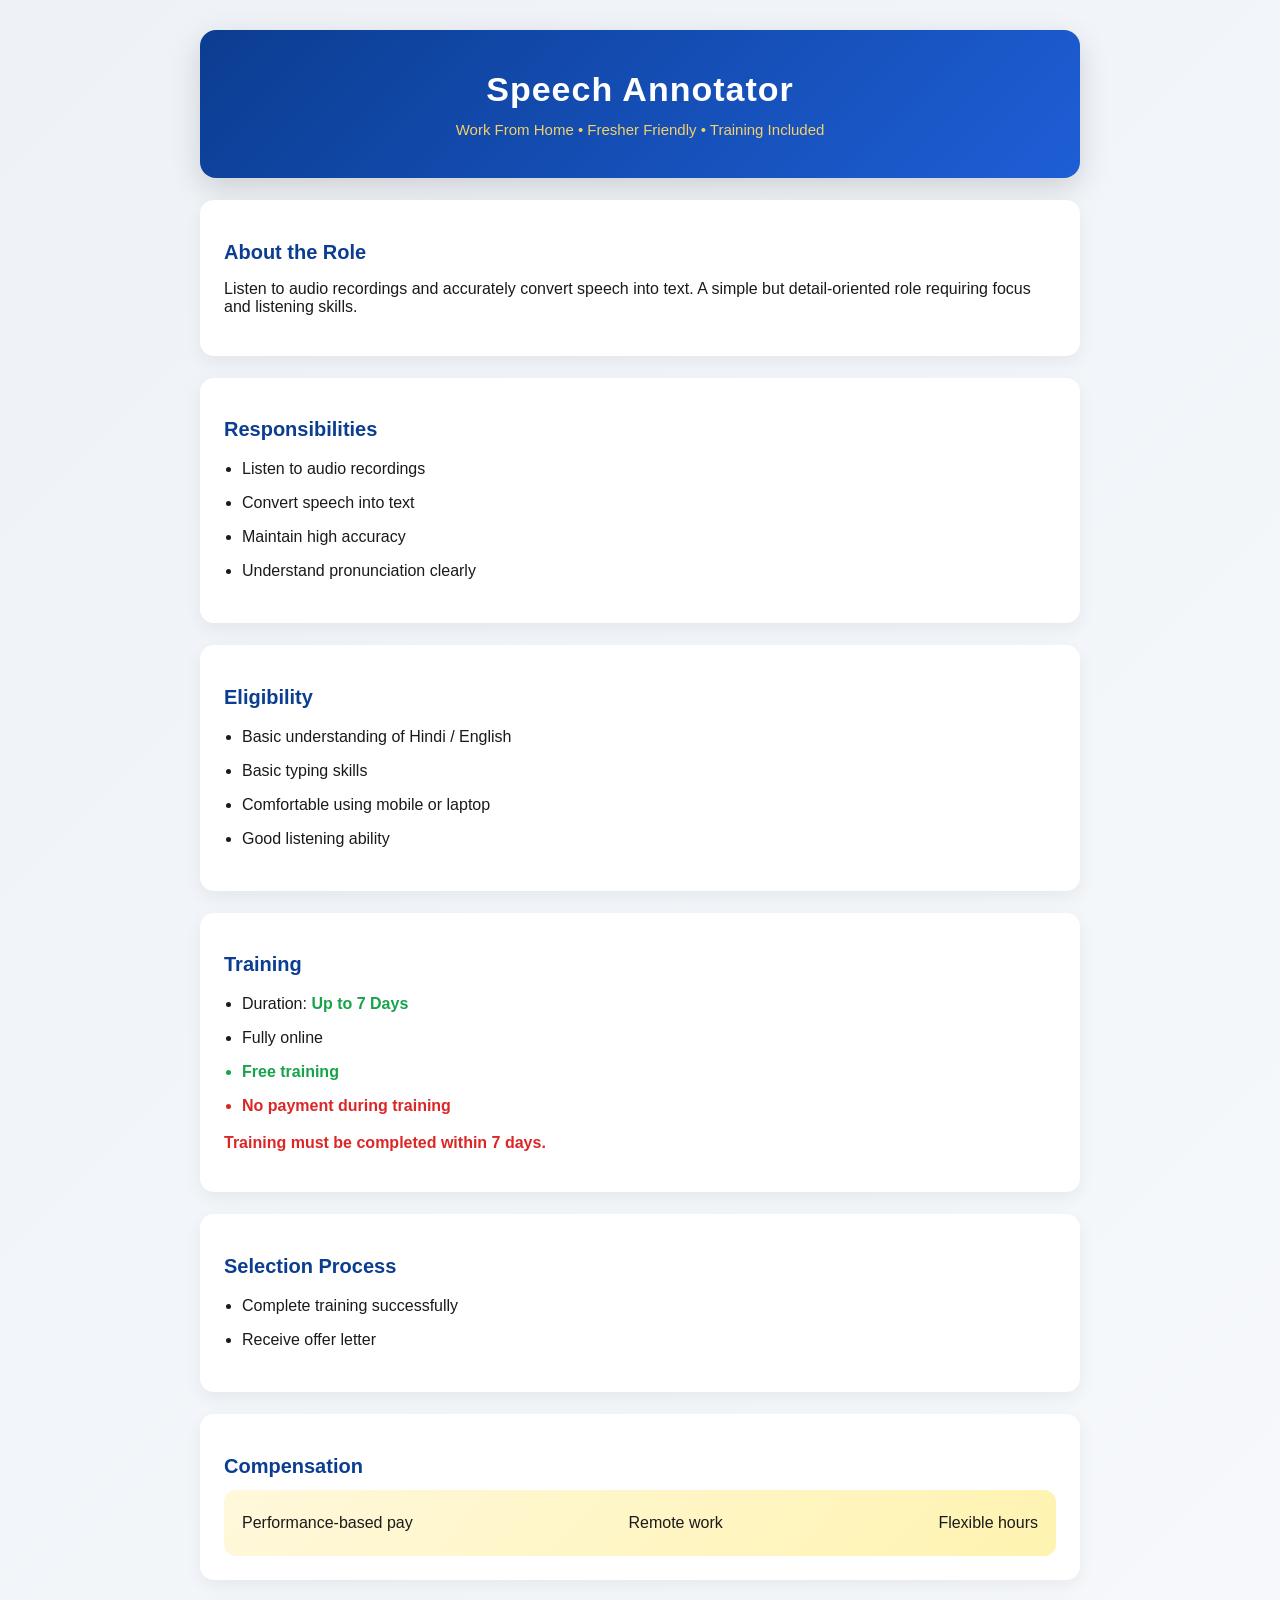
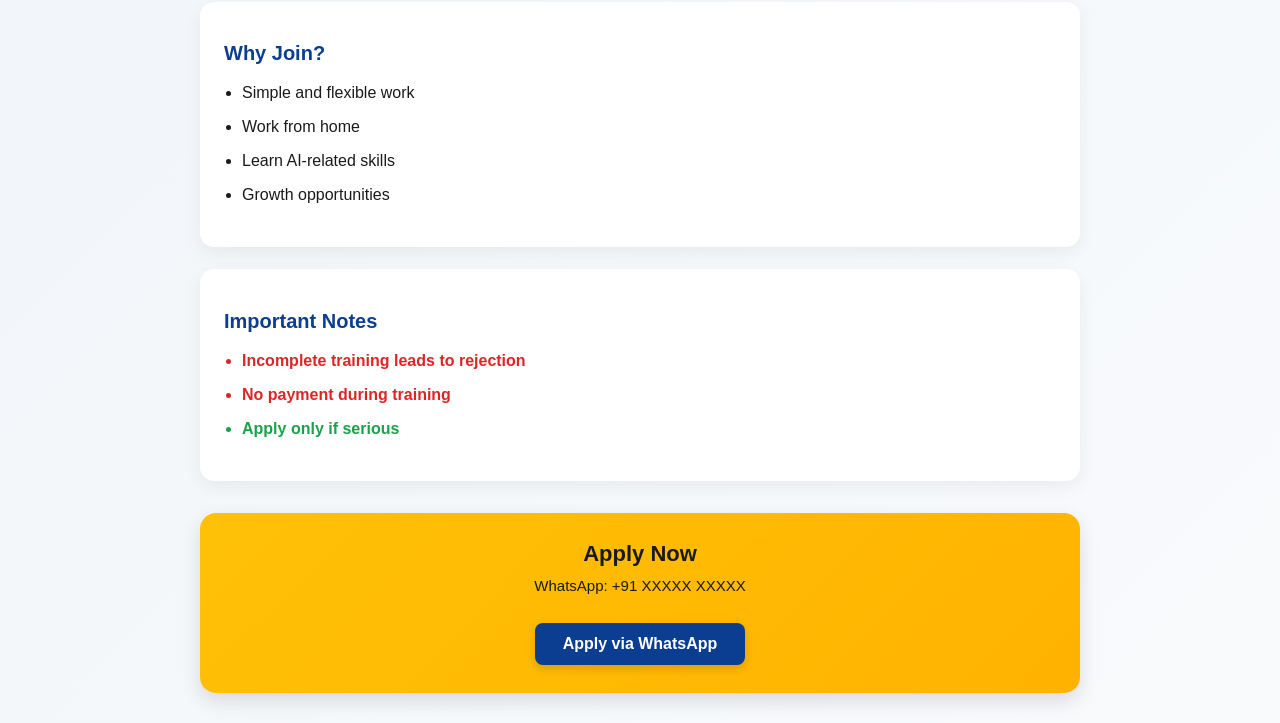
<file: templates/job_portal.html>
<!DOCTYPE html>
<html lang="en">
<head>
<meta charset="UTF-8">
<meta name="viewport" content="width=device-width, initial-scale=1.0">
<title>Speech Annotator Job</title>

<style>
    * {
        box-sizing: border-box;
    }

    body {
        margin: 0;
        font-family: 'Inter', -apple-system, BlinkMacSystemFont, sans-serif;
        background: linear-gradient(135deg, #eef2f7, #f8fafc);
        color: #1a1a1a;
    }

    .container {
        max-width: 920px;
        margin: auto;
        padding: 30px 20px;
    }

    .header {
        background: linear-gradient(135deg, #0B3D91, #1e5ed6);
        color: white;
        padding: 40px 25px;
        border-radius: 16px;
        text-align: center;
        box-shadow: 0 10px 30px rgba(0,0,0,0.15);
    }

    .header h1 {
        margin: 0;
        font-size: 34px;
        letter-spacing: 1px;
    }

    .tagline {
        margin-top: 12px;
        font-size: 15px;
        color: #ffd966;
        opacity: 0.95;
    }

    .card {
        background: white;
        margin-top: 22px;
        padding: 24px;
        border-radius: 14px;
        box-shadow: 0 6px 18px rgba(0,0,0,0.06);
        transition: transform 0.2s ease, box-shadow 0.2s ease;
    }

    .card:hover {
        transform: translateY(-4px);
        box-shadow: 0 10px 24px rgba(0,0,0,0.1);
    }

    .card h2 {
        color: #0B3D91;
        margin-bottom: 12px;
        font-size: 20px;
    }

    ul {
        padding-left: 18px;
    }

    li {
        margin-bottom: 10px;
        line-height: 1.5;
    }

    .highlight {
        color: #16a34a;
        font-weight: 600;
    }

    .warning {
        color: #dc2626;
        font-weight: 600;
    }

    .salary-box {
        display: flex;
        justify-content: space-between;
        flex-wrap: wrap;
        background: linear-gradient(135deg, #fff8db, #fff3b0);
        padding: 18px;
        border-radius: 12px;
        margin-top: 12px;
        font-weight: 500;
    }

    .salary-box div {
        margin: 6px 0;
    }

    .cta {
        background: linear-gradient(135deg, #ffc107, #ffb300);
        text-align: center;
        padding: 28px;
        margin-top: 32px;
        border-radius: 16px;
        box-shadow: 0 8px 20px rgba(0,0,0,0.12);
    }

    .cta h2 {
        margin: 0;
        color: #1a1a1a;
        font-size: 22px;
    }

    .cta p {
        margin-top: 10px;
        font-size: 15px;
    }

    .btn {
        display: inline-block;
        margin-top: 14px;
        padding: 12px 28px;
        background: #0B3D91;
        color: white;
        text-decoration: none;
        border-radius: 8px;
        font-weight: 600;
        transition: all 0.2s ease;
        box-shadow: 0 4px 10px rgba(0,0,0,0.15);
    }

    .btn:hover {
        background: #082c6c;
        transform: translateY(-1px);
    }

    @media (max-width: 600px) {
        .header h1 {
            font-size: 26px;
        }

        .card {
            padding: 18px;
        }

        .salary-box {
            flex-direction: column;
        }
    }
</style>
</head>

<body>

<div class="container">

    <div class="header">
        <h1>Speech Annotator</h1>
        <div class="tagline">Work From Home • Fresher Friendly • Training Included</div>
    </div>

    <div class="card">
        <h2>About the Role</h2>
        <p>Listen to audio recordings and accurately convert speech into text. A simple but detail-oriented role requiring focus and listening skills.</p>
    </div>

    <div class="card">
        <h2>Responsibilities</h2>
        <ul>
            <li>Listen to audio recordings</li>
            <li>Convert speech into text</li>
            <li>Maintain high accuracy</li>
            <li>Understand pronunciation clearly</li>
        </ul>
    </div>

    <div class="card">
        <h2>Eligibility</h2>
        <ul>
            <li>Basic understanding of Hindi / English</li>
            <li>Basic typing skills</li>
            <li>Comfortable using mobile or laptop</li>
            <li>Good listening ability</li>
        </ul>
    </div>

    <div class="card">
        <h2>Training</h2>
        <ul>
            <li>Duration: <span class="highlight">Up to 7 Days</span></li>
            <li>Fully online</li>
            <li class="highlight">Free training</li>
            <li class="warning">No payment during training</li>
        </ul>
        <p class="warning">Training must be completed within 7 days.</p>
    </div>

    <div class="card">
        <h2>Selection Process</h2>
        <ul>
            <li>Complete training successfully</li>
            <li>Receive offer letter</li>
        </ul>
    </div>

    <div class="card">
        <h2>Compensation</h2>
        <div class="salary-box">
            <div>Performance-based pay</div>
            <div>Remote work</div>
            <div>Flexible hours</div>
        </div>
    </div>

    <div class="card">
        <h2>Why Join?</h2>
        <ul>
            <li>Simple and flexible work</li>
            <li>Work from home</li>
            <li>Learn AI-related skills</li>
            <li>Growth opportunities</li>
        </ul>
    </div>

    <div class="card">
        <h2>Important Notes</h2>
        <ul>
            <li class="warning">Incomplete training leads to rejection</li>
            <li class="warning">No payment during training</li>
            <li class="highlight">Apply only if serious</li>
        </ul>
    </div>

    <div class="cta">
        <h2>Apply Now</h2>
        <p>WhatsApp: +91 XXXXX XXXXX</p>
        <a href="https://web.whatsapp.com/" target="_blank" class="btn">Apply via WhatsApp</a>
    </div>

</div>

</body>
</html>
</file>
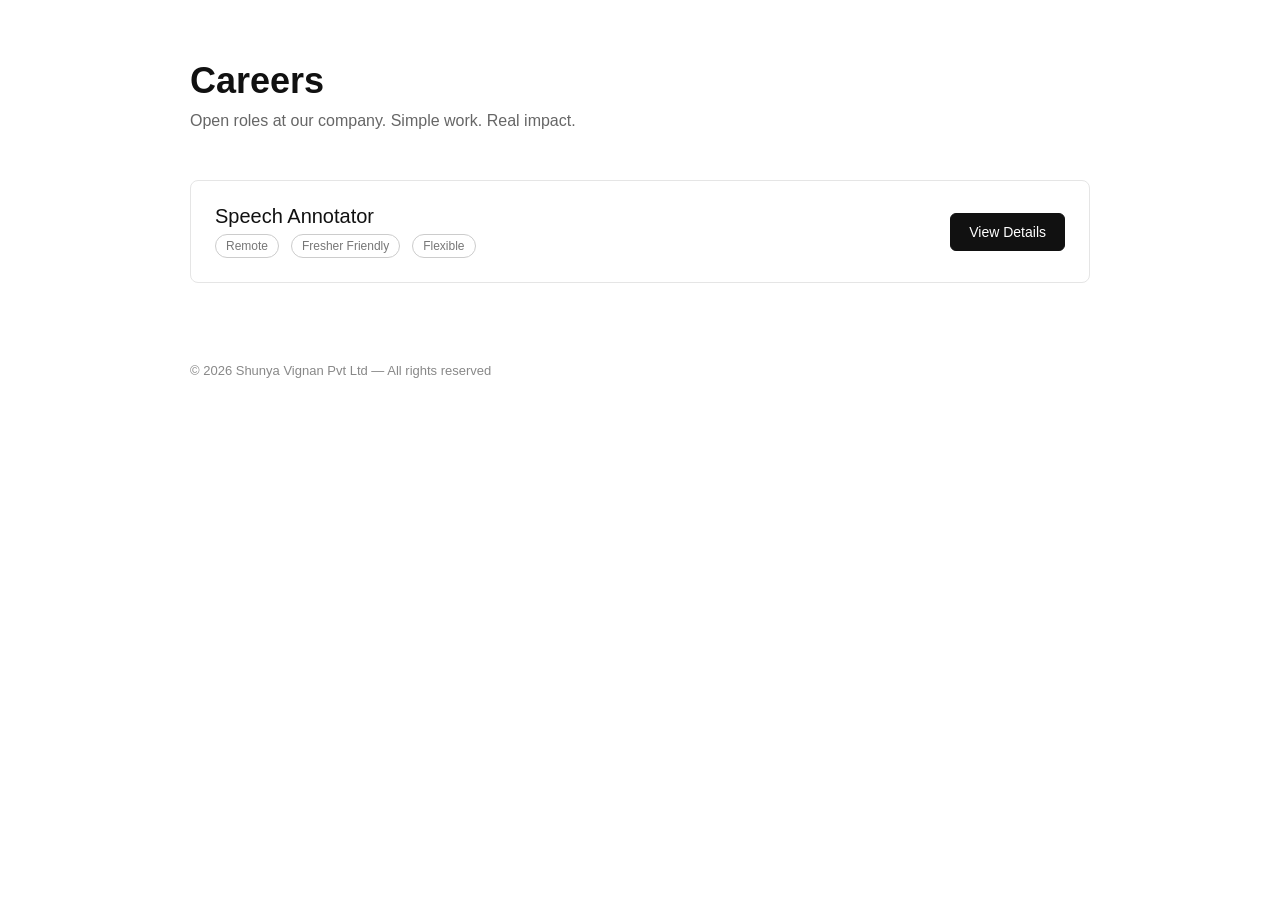
<file: templates/jobs.html>
<!DOCTYPE html>
<html lang="en">
<head>
<meta charset="UTF-8">
<meta name="viewport" content="width=device-width, initial-scale=1.0">

<title>Careers</title>

<link rel="icon" href="{{ url_for('static', filename='favicon.ico') }}">

<style>
    body {
        margin: 0;
        font-family: -apple-system, BlinkMacSystemFont, "Segoe UI", Roboto, sans-serif;
        background: #ffffff;
        color: #111;
    }

    .container {
        max-width: 900px;
        margin: 0 auto;
        padding: 60px 20px;
    }

    .header {
        margin-bottom: 50px;
    }

    .header h1 {
        font-size: 36px;
        font-weight: 600;
        margin: 0;
    }

    .header p {
        margin-top: 10px;
        color: #666;
        font-size: 16px;
    }

    .job-list {
        display: grid;
        gap: 20px;
    }

    .job-card {
        border: 1px solid #e5e5e5;
        padding: 24px;
        border-radius: 8px;
        transition: all 0.2s ease;
        display: flex;
        justify-content: space-between;
        align-items: center;
    }

    .job-card:hover {
        border-color: #111;
        transform: translateY(-2px);
    }

    .job-info h2 {
        margin: 0;
        font-size: 20px;
        font-weight: 500;
    }

    .job-meta {
        margin-top: 6px;
        font-size: 14px;
        color: #777;
    }

    .badge {
        display: inline-block;
        padding: 4px 10px;
        border: 1px solid #ccc;
        border-radius: 20px;
        font-size: 12px;
        margin-right: 8px;
    }

    .btn {
        padding: 10px 18px;
        border: 1px solid #111;
        background: #111;
        color: #fff;
        text-decoration: none;
        font-size: 14px;
        border-radius: 6px;
        transition: all 0.2s ease;
    }

    .btn:hover {
        background: #fff;
        color: #111;
    }

    .footer {
        margin-top: 80px;
        font-size: 13px;
        color: #888;
    }

    @media (max-width: 600px) {
        .job-card {
            flex-direction: column;
            align-items: flex-start;
            gap: 15px;
        }

        .header h1 {
            font-size: 28px;
        }
    }
</style>
</head>

<body>

<div class="container">

    <!-- HEADER -->
    <div class="header">
        <h1>Careers</h1>
        <p>Open roles at our company. Simple work. Real impact.</p>
    </div>

    <!-- JOB LIST -->
    <div class="job-list">

        <!-- JOB CARD -->
        <div class="job-card">
            <div class="job-info">
                <h2>Speech Annotator</h2>
                <div class="job-meta">
                    <span class="badge">Remote</span>
                    <span class="badge">Fresher Friendly</span>
                    <span class="badge">Flexible</span>
                </div>
            </div>

            <a href="/career/jobs/annotator" class="btn">
                View Details
            </a>
        </div>

    </div>

    <!-- FOOTER -->
    <div class="footer">
        © 2026 Shunya Vignan Pvt Ltd — All rights reserved
    </div>

</div>

</body>
</html>
</file>
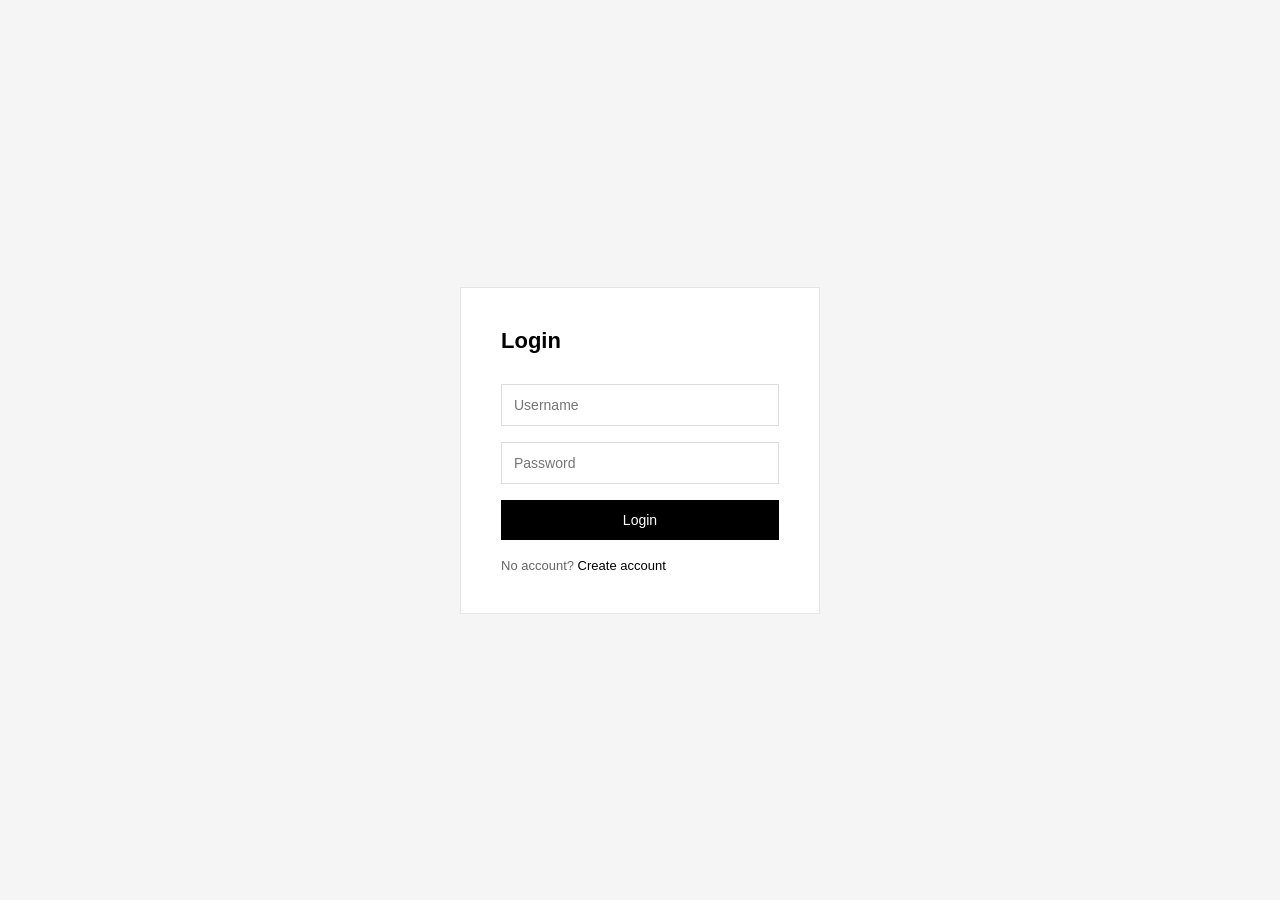
<file: templates/login.html>
<!DOCTYPE html>
<html>
<head>
<meta charset="UTF-8">
<title>Login</title>

<style>

*{
box-sizing:border-box;
margin:0;
padding:0;
font-family:-apple-system,BlinkMacSystemFont,"Segoe UI",Roboto,Helvetica,Arial,sans-serif;
}

body{
background:#f5f5f5;
height:100vh;
display:flex;
align-items:center;
justify-content:center;
}

.container{
width:360px;
background:white;
padding:40px;
border:1px solid #e5e5e5;
}

h2{
font-size:22px;
font-weight:600;
margin-bottom:30px;
}

input{
width:100%;
padding:12px;
margin-bottom:16px;
border:1px solid #ddd;
font-size:14px;
}

input:focus{
outline:none;
border-color:#000;
}

button{
width:100%;
padding:12px;
background:#000;
color:white;
border:none;
font-size:14px;
cursor:pointer;
}

button:hover{
opacity:0.9;
}

p{
margin-top:18px;
font-size:13px;
color:#666;
}

a{
color:#000;
text-decoration:none;
font-weight:500;
}

a:hover{
text-decoration:underline;
}

</style>
</head>

<body>

<div class="container">

<h2>Login</h2>

<input id="user" placeholder="Username">
<input id="pass" type="password" placeholder="Password">

<button onclick="login()">Login</button>

<p>
No account?
<a href="/register">Create account</a>
</p>

</div>

<script>

async function login(){

let username=document.getElementById("user").value
let password=document.getElementById("pass").value

let r=await fetch("/api/login",{
method:"POST",
headers:{"Content-Type":"application/json"},
body:JSON.stringify({username,password})
})

let data=await r.json()

if(data.success){
location="/"
}else{
alert("login failed")
}

}

</script>

</body>
</html>
</file>
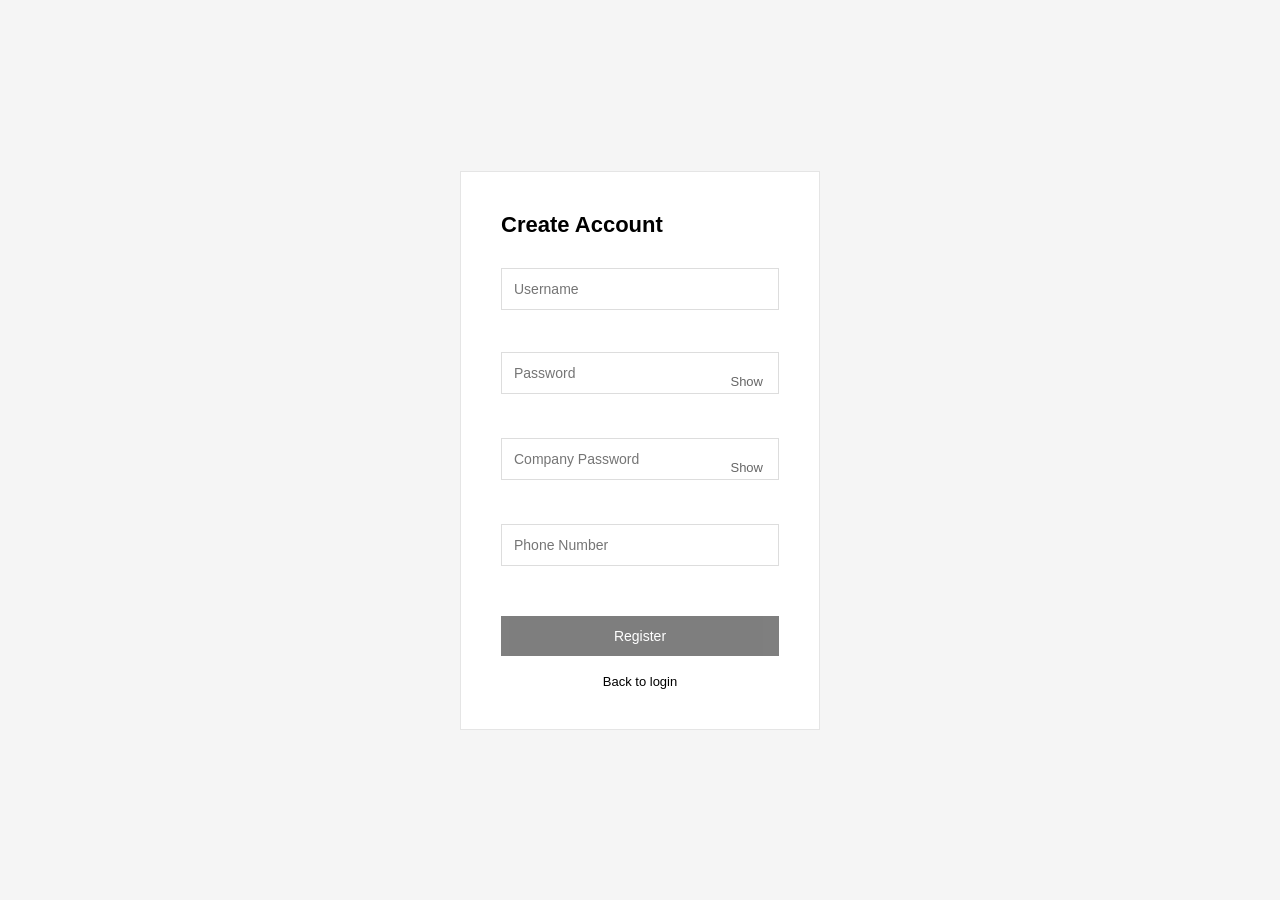
<file: templates/register.html>
<!DOCTYPE html>
<html>
<head>
<meta charset="UTF-8">
<title>Register</title>

<style>

*{
box-sizing:border-box;
margin:0;
padding:0;
font-family:-apple-system,BlinkMacSystemFont,"Segoe UI",Roboto,Helvetica,Arial,sans-serif;
}

body{
background:#f5f5f5;
height:100vh;
display:flex;
align-items:center;
justify-content:center;
}

.container{
width:360px;
background:white;
padding:40px;
border:1px solid #e5e5e5;
}

h2{
font-size:22px;
font-weight:600;
margin-bottom:30px;
}

.input-group {
    margin-bottom: 4px;
    position: relative;
}

.input-wrapper {
    position: relative;
    margin-bottom: 4px;
}

input{
width:100%;
padding:12px;
border:1px solid #ddd;
font-size:14px;
}

.password-input {
    padding-right: 95px;
}

.show-btn {
    position: absolute;
    right: 8px;
    top: 50%;
    transform: translateY(-50%);
    background: none;
    border: none;
    color: #666;
    font-size: 13px;
    cursor: pointer;
    padding: 4px 8px;
    width: auto;
    font-weight: normal;
}

.show-btn:hover {
    color: #000;
    background: none;
    opacity: 1;
}

input:focus{
outline:none;
border-color:#000;
}

button{
width:100%;
padding:12px;
background:#000;
color:white;
border:none;
font-size:14px;
cursor:pointer;
margin-top: 8px;
}

button:hover{
opacity:0.9;
}

p{
margin-top:18px;
font-size:13px;
color:#666;
text-align: center;
}

a{
color:#000;
text-decoration:none;
font-weight:500;
}

a:hover{
text-decoration:underline;
}

button:disabled{
opacity:0.5;
cursor:not-allowed;
}

.validation-message {
    font-size: 11px;
    margin-top: 2px;
    margin-bottom: 12px;
    padding-left: 4px;
    min-height: 28px;
    line-height: 1.3;
}

</style>
</head>

<body>

<div class="container">

<h2>Create Account</h2>

<div class="input-group">
    <input id="user" placeholder="Username" oninput="checkForm()">
    <div id="usernameMsg" class="validation-message"></div>
</div>

<div class="input-group">
    <div class="input-wrapper">
        <input id="pass" type="password" placeholder="Password" class="password-input" oninput="checkForm()">
        <button type="button" class="show-btn" onclick="togglePassword('pass', this)">Show</button>
    </div>
    <div id="passMsg" class="validation-message"></div>
</div>

<div class="input-group">
    <div class="input-wrapper">
        <input id="company_pass" type="password" placeholder="Company Password" class="password-input" oninput="checkForm()">
        <button type="button" class="show-btn" onclick="togglePassword('company_pass', this)">Show</button>
    </div>
    <div id="companyPassMsg" class="validation-message"></div>
</div>

<div class="input-group">
    <input id="phone" placeholder="Phone Number" oninput="checkForm()" maxlength="10">
    <div id="phoneMsg" class="validation-message"></div>
</div>

<button id="registerBtn" onclick="register()" disabled>Register</button>

<p>
<a href="/login">Back to login</a>
</p>

</div>

<script>

function togglePassword(fieldId, btn) {
    let field = document.getElementById(fieldId);
    if (field.type === "password") {
        field.type = "text";
        btn.textContent = "Hide";
    } else {
        field.type = "password";
        btn.textContent = "Show";
    }
}

function checkForm(){
    let usernameRaw = document.getElementById("user").value
    let username = usernameRaw.trim()
    let phone = document.getElementById("phone").value.trim()
    let password = document.getElementById("pass").value.trim()
    let company_password = document.getElementById("company_pass").value.trim()

    let btn = document.getElementById("registerBtn")
    let phoneInput = document.getElementById("phone")
    let usernameInput = document.getElementById("user")
    
    let usernameMsg = document.getElementById("usernameMsg")
    let phoneMsg = document.getElementById("phoneMsg")
    let passMsg = document.getElementById("passMsg")
    let companyPassMsg = document.getElementById("companyPassMsg")

    // Clear password messages (optional, for consistency)
    if(passMsg) passMsg.innerHTML = ""
    if(companyPassMsg) companyPassMsg.innerHTML = ""

    // Phone validation: exactly 10 digits
    let phoneValid = /^[0-9]{10}$/.test(phone)
    
    // Username validation: only letters, numbers, underscore - NO SPACES allowed anywhere
    let usernameValid = /^[a-zA-Z0-9_]+$/.test(username)
    
    // Check if original input contains any spaces
    let hasSpaces = /\s/.test(usernameRaw)
    
    // Username validation message
    if(username === ""){
        usernameMsg.innerHTML = ""
        usernameMsg.style.color = "#d32f2f"
        usernameInput.style.borderColor = "#ddd"
    } else if(hasSpaces){
        usernameMsg.innerHTML = "Username cannot contain spaces anywhere"
        usernameMsg.style.color = "#d32f2f"
        usernameInput.style.borderColor = "red"
    } else if(!usernameValid){
        usernameMsg.innerHTML = "Username: only letters, numbers, and underscore allowed"
        usernameMsg.style.color = "#d32f2f"
        usernameInput.style.borderColor = "red"
    } else {
        usernameMsg.innerHTML = "Username looks good"
        usernameMsg.style.color = "#2e7d32"
        usernameInput.style.borderColor = "#4caf50"
    }
    
    // Phone validation message
    if(phone === ""){
        phoneMsg.innerHTML = ""
        phoneMsg.style.color = "#d32f2f"
        phoneInput.style.borderColor = "#ddd"
    } else if(!phoneValid){
        phoneMsg.innerHTML = "Phone number must be exactly 10 digits"
        phoneMsg.style.color = "#d32f2f"
        phoneInput.style.borderColor = "red"
    } else {
        phoneMsg.innerHTML = "Phone number valid"
        phoneMsg.style.color = "#2e7d32"
        phoneInput.style.borderColor = "#4caf50"
    }
    
    // Update the input field to show trimmed value (remove leading/trailing spaces)
    if(usernameRaw !== username){
        usernameInput.value = username
        // Re-run validation after trimming
        return checkForm()
    }
    
    // Final validation for button enable
    let finalUsernameValid = usernameValid && !hasSpaces && username !== ""
    
    // Enable/disable button: all fields valid and non-empty
    if(username && password && company_password && phoneValid && finalUsernameValid){
        btn.disabled = false
    } else {
        btn.disabled = true
    }
}

async function register(){

let username=document.getElementById("user").value
let phone=document.getElementById("phone").value
let password=document.getElementById("pass").value
let company_password=document.getElementById("company_pass").value

let r=await fetch("/api/register",{
method:"POST",
headers:{"Content-Type":"application/json"},
body:JSON.stringify({username,phone,password,company_password})
})

let data=await r.json()

if(data.message){
alert("Account created")
location="/login"
}else{
alert(data.error)
}

}

</script>

</body>
</html>
</file>
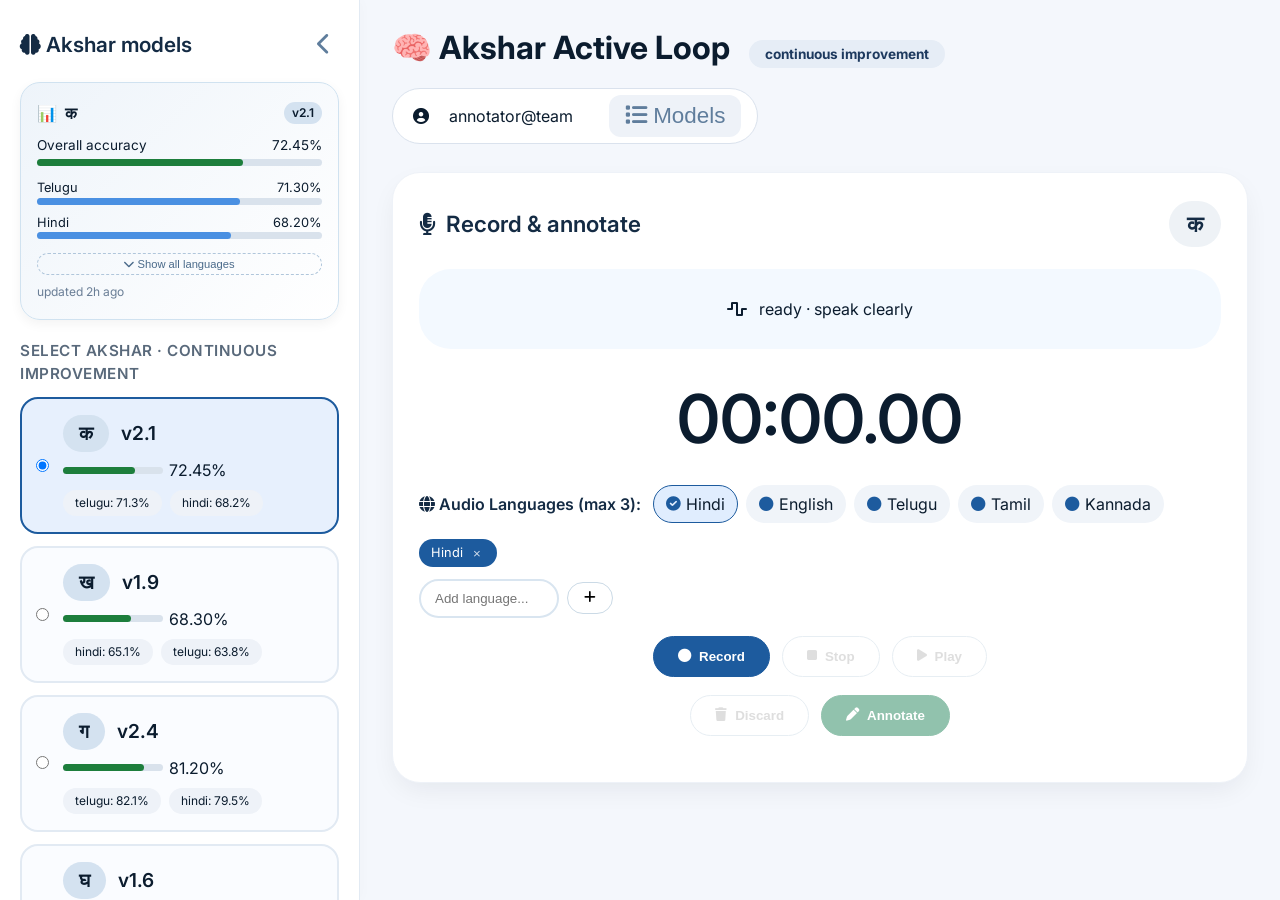
<file: templates/train_model.html>
<!DOCTYPE html>
<html lang="en">
<head>
  <meta charset="UTF-8">
  <meta name="viewport" content="width=device-width, initial-scale=1.0">
  <title>Akshar model · active learning loop</title>
  <!-- Font & icons -->
  <link rel="preconnect" href="https://fonts.googleapis.com">
  <link rel="preconnect" href="https://fonts.gstatic.com" crossorigin>
  <link href="https://fonts.googleapis.com/css2?family=Inter:opsz,wght@14..32,400;14..32,500;14..32,600&family=Noto+Sans+Devanagari:wght@400;500&display=swap" rel="stylesheet">
  <link rel="stylesheet" href="https://cdnjs.cloudflare.com/ajax/libs/font-awesome/6.0.0-beta3/css/all.min.css">
  <style>
    * {
      margin: 0;
      padding: 0;
      box-sizing: border-box;
    }

    body {
      background: #f4f7fc;
      font-family: 'Inter', sans-serif;
      color: #0b1c2e;
      line-height: 1.5;
    }

    .app-layout {
      display: flex;
      min-height: 100vh;
      position: relative;
    }

    /* ----- SIDEBAR (collapsible) ----- */
    .model-sidebar {
      width: 360px;
      background: #ffffff;
      border-right: 1px solid #e2eaf3;
      transition: margin-left 0.25s ease;
      height: 100vh;
      overflow-y: auto;
      position: sticky;
      top: 0;
      flex-shrink: 0;
      box-shadow: 2px 0 12px rgba(0,0,0,0.02);
      display: flex;
      flex-direction: column;
    }

    .model-sidebar.collapsed {
      margin-left: -360px;
    }

    .sidebar-inner {
      padding: 28px 20px;
      flex: 1;
    }

    .sidebar-header {
      display: flex;
      align-items: center;
      justify-content: space-between;
      margin-bottom: 20px;
    }

    .sidebar-header h3 {
      font-weight: 600;
      font-size: 1.3rem;
      color: #142b44;
    }

    .toggle-sidebar-btn {
      background: none;
      border: none;
      font-size: 1.4rem;
      cursor: pointer;
      color: #5f7d9c;
      padding: 4px 8px;
      border-radius: 12px;
      transition: background 0.15s;
    }

    .toggle-sidebar-btn:hover {
      background: #eef2f8;
    }

    /* floating toggle when collapsed */
    .sidebar-toggle-floating {
      position: fixed;
      left: 20px;
      top: 20px;
      z-index: 100;
      background: white;
      border: 1px solid #d0dfee;
      border-radius: 60px;
      padding: 12px 18px;
      box-shadow: 0 8px 18px rgba(0,0,0,0.06);
      cursor: pointer;
      display: none;
      align-items: center;
      gap: 8px;
      font-weight: 500;
    }

    .sidebar-toggle-floating i {
      font-size: 1.2rem;
      color: #1d5b9e;
    }

    .model-sidebar.collapsed ~ .sidebar-toggle-floating {
      display: flex;
    }

    /* main content */
    .main-content {
      flex: 1;
      padding: 24px 32px;
      transition: max-width 0.25s;
      min-width: 0;
      overflow: hidden;
    }

    .model-sidebar.collapsed + .main-content {
      max-width: 100%;
    }

    /* top bar */
    .top-bar {
      display: flex;
      align-items: center;
      justify-content: space-between;
      margin-bottom: 28px;
      flex-wrap: wrap;
      gap: 16px;
    }

    .logo-area h1 {
      font-weight: 600;
      font-size: 1.9rem;
      background: linear-gradient(135deg, #1e3a5f, #2b5876);
      -webkit-background-clip: text;
      background-clip: text;
      color: transparent;
    }

    .badge-pipeline {
      background: #e6edf6;
      padding: 6px 16px;
      border-radius: 60px;
      font-size: 0.85rem;
      color: #1e3a5f;
      margin-left: 12px;
    }

    .user-section {
      display: flex;
      align-items: center;
      gap: 20px;
      background: white;
      padding: 6px 16px 6px 20px;
      border-radius: 60px;
      border: 1px solid #dae2ed;
    }

    /* cards */
    .card {
      background: #ffffff;
      border-radius: 28px;
      padding: 28px 26px;
      box-shadow: 0 10px 28px -6px rgba(0,20,40,0.08);
      border: 1px solid #eef2f8;
      margin-bottom: 24px;
      width: 100%;
      max-width: 100%;
      overflow: hidden;
    }

    .card-title {
      display: flex;
      align-items: center;
      gap: 10px;
      font-weight: 600;
      font-size: 1.4rem;
      margin-bottom: 22px;
      color: #142b44;
      flex-wrap: wrap;
    }

    /* Accuracy card at top of sidebar */
    .accuracy-card-top {
      background: linear-gradient(135deg, #eef4fa, #ffffff);
      border-radius: 20px;
      padding: 18px 16px;
      margin-bottom: 20px;
      border: 1px solid #d0e2f0;
      position: sticky;
      top: 0;
      z-index: 10;
      box-shadow: 0 4px 12px rgba(0,0,0,0.05);
    }

    /* model items in sidebar */
    .model-list-title {
      font-weight: 600;
      color: #142b44;
      margin-bottom: 12px;
      font-size: 0.95rem;
      text-transform: uppercase;
      letter-spacing: 0.5px;
      opacity: 0.7;
    }

    .model-item {
      display: flex;
      align-items: center;
      padding: 16px 14px;
      background: #fafcff;
      border-radius: 18px;
      border: 2px solid #e2eaf3;
      cursor: pointer;
      margin-bottom: 12px;
      transition: all 0.15s;
    }

    .model-item.selected {
      border-color: #1d5b9e;
      background: #e7f0fd;
    }

    .model-radio {
      margin-right: 14px;
    }

    .model-info {
      flex: 1;
    }

    .model-name {
      font-weight: 600;
      font-size: 1.2rem;
      display: flex;
      align-items: center;
      gap: 12px;
    }

    .akshar-pill {
      background: #d4e2f0;
      padding: 4px 16px;
      border-radius: 40px;
      font-size: 1.2rem;
    }

    .accuracy-badge {
      display: flex;
      align-items: center;
      gap: 6px;
      margin-top: 6px;
    }

    .accuracy-bar {
      width: 100px;
      height: 7px;
      background: #d9e2ec;
      border-radius: 20px;
    }

    .accuracy-fill {
      height: 100%;
      background: #1d7e3c;
      border-radius: 20px;
    }

    .language-tabs {
      display: flex;
      gap: 8px;
      margin-top: 8px;
      flex-wrap: wrap;
    }

    .lang-tab {
      padding: 4px 12px;
      background: #eef2f8;
      border-radius: 20px;
      font-size: 0.75rem;
      cursor: pointer;
      transition: 0.15s;
    }

    .lang-tab.active {
      background: #1d5b9e;
      color: white;
    }

    .show-all-langs-btn {
      background: none;
      border: 1px dashed #b0c6db;
      color: #4a6a8a;
      padding: 4px 12px;
      border-radius: 20px;
      font-size: 0.7rem;
      cursor: pointer;
      margin-top: 6px;
      transition: 0.15s;
    }

    .show-all-langs-btn:hover {
      background: #eef2f8;
      border-color: #1d5b9e;
    }

    .timer-large {
      font-size: 4.2rem;
      font-weight: 600;
      text-align: center;
      margin: 10px 0;
    }

    .button-group {
      display: flex;
      gap: 12px;
      justify-content: center;
      margin: 18px 0;
      flex-wrap: wrap;
    }

    .btn {
      padding: 12px 24px;
      border-radius: 60px;
      font-weight: 600;
      border: none;
      background: white;
      border: 1px solid #cbdae6;
      cursor: pointer;
      display: inline-flex;
      align-items: center;
      gap: 8px;
      transition: 0.15s;
    }

    .btn-primary {
      background: #1d5b9e;
      border-color: #1d5b9e;
      color: white;
    }

    .btn-primary:hover {
      background: #144a7a;
    }

    .btn:disabled {
      opacity: 0.45;
      pointer-events: none;
    }

    .language-selector {
      display: flex;
      align-items: center;
      gap: 12px;
      margin: 16px 0;
      flex-wrap: wrap;
    }

    .multi-lang-selector {
      display: flex;
      flex-wrap: wrap;
      gap: 8px;
      align-items: center;
    }

    .lang-checkbox-item {
      display: flex;
      align-items: center;
      gap: 6px;
      padding: 6px 12px;
      background: #f0f4f9;
      border-radius: 30px;
      cursor: pointer;
      transition: all 0.15s;
      border: 1.5px solid transparent;
    }

    .lang-checkbox-item.selected {
      background: #e0edfe;
      border-color: #1d5b9e;
    }

    .lang-checkbox-item input {
      display: none;
    }

    .lang-checkbox-item i {
      color: #1d5b9e;
      font-size: 0.9rem;
    }

    .lang-select {
      padding: 10px 16px;
      border-radius: 30px;
      border: 2px solid #d9e5f0;
      background: white;
      font-size: 1rem;
      cursor: pointer;
    }

    .add-lang-input {
      display: flex;
      gap: 8px;
      align-items: center;
      flex-wrap: wrap;
    }

    .add-lang-input input {
      padding: 10px 14px;
      border-radius: 30px;
      border: 2px solid #d9e5f0;
      width: 140px;
    }

    .selected-langs-display {
      display: flex;
      gap: 6px;
      flex-wrap: wrap;
      margin-top: 8px;
    }

    .selected-lang-tag {
      background: #1d5b9e;
      color: white;
      padding: 4px 12px;
      border-radius: 20px;
      font-size: 0.8rem;
      display: flex;
      align-items: center;
      gap: 6px;
    }

    .selected-lang-tag button {
      background: none;
      border: none;
      color: white;
      cursor: pointer;
      padding: 0 4px;
      opacity: 0.8;
    }

    .selected-lang-tag button:hover {
      opacity: 1;
    }

    .sentence-field {
      width: 100%;
      padding: 16px 18px;
      font-size: 1.2rem;
      font-family: 'Noto Sans Devanagari', 'Inter', sans-serif;
      border: 2px solid #d9e5f0;
      border-radius: 28px;
      margin: 18px 0;
    }

    /* Horizontal scrollable frames grid */
    .frames-section {
      margin-bottom: 20px;
    }

    .frames-section-title {
      display: flex;
      justify-content: space-between;
      align-items: center;
      margin-bottom: 8px;
      font-size: 0.9rem;
      font-weight: 600;
      color: #3f6682;
    }

    .frames-grid-wrapper {
      position: relative;
      width: 100%;
      max-width: 100%;
    }

    .frames-grid-container {
      overflow-x: auto;
      overflow-y: hidden;
      padding: 8px 4px;
      margin: 0 -4px 12px -4px;
      width: 100%;
      max-width: 100%;
      scrollbar-width: thin;
      scrollbar-color: #b0c6db #eef2f8;
    }

    .frames-grid-container::-webkit-scrollbar {
      height: 8px;
    }

    .frames-grid-container::-webkit-scrollbar-track {
      background: #eef2f8;
      border-radius: 20px;
    }

    .frames-grid-container::-webkit-scrollbar-thumb {
      background: #b0c6db;
      border-radius: 20px;
    }

    .frames-grid-container::-webkit-scrollbar-thumb:hover {
      background: #8aa3c0;
    }

    .frames-grid {
      display: flex;
      gap: 8px;
      min-width: min-content;
      padding: 2px 0;
    }

    .frame-cell {
      background: #f7faff;
      border-radius: 16px;
      padding: 12px 8px;
      border: 2px solid #d6e3f0;
      text-align: center;
      cursor: pointer;
      user-select: none;
      transition: 0.1s;
      position: relative;
      min-width: 110px;
      width: 110px;
      flex-shrink: 0;
    }

    .frame-cell.selected {
      border-color: #1d5b9e;
      background: #e0edfe;
    }

    .frame-cell.drag-over {
      border-color: #e67e22;
      background: #fff3e0;
    }

    .frame-time {
      font-size: 0.7rem;
      color: #3f6682;
      margin-bottom: 6px;
    }

    .frame-input {
      width: 100%;
      text-align: center;
      border: none;
      background: transparent;
      font-size: 1rem;
      font-family: 'Noto Sans Devanagari', monospace;
      font-weight: 500;
      outline: none;
      border-bottom: 1px dashed #a3bbd1;
      padding: 4px 0;
      pointer-events: auto;
    }

    .frame-input:focus {
      border-bottom: 2px solid #1d5b9e;
    }

    /* Language tier cells */
    .lang-tier-cell {
      background: #f0f4fa;
      border-radius: 16px;
      padding: 8px 4px;
      border: 2px solid #d6e3f0;
      text-align: center;
      cursor: pointer;
      user-select: none;
      transition: 0.1s;
      min-width: 110px;
      width: 110px;
      flex-shrink: 0;
      display: flex;
      align-items: center;
      justify-content: center;
    }

    .lang-tier-display {
      font-size: 0.8rem;
      font-weight: 500;
      text-transform: capitalize;
      padding: 6px 8px;
      border-radius: 12px;
      width: 100%;
      text-align: center;
      cursor: pointer;
    }

    .lang-tier-display.hindi { background: #ffcdd2; color: #b71c1c; }
    .lang-tier-display.english { background: #c8e6c9; color: #1b5e20; }
    .lang-tier-display.telugu { background: #b3e5fc; color: #01579b; }
    .lang-tier-display.tamil { background: #ffe0b2; color: #e65100; }
    .lang-tier-display.kannada { background: #e1bee7; color: #4a148c; }

    .lang-options-container {
      display: flex;
      flex-wrap: wrap;
      gap: 4px;
      justify-content: center;
      align-items: center;
      min-height: 50px;
    }

    .lang-option-btn {
      padding: 4px 6px;
      border-radius: 12px;
      font-size: 0.65rem;
      cursor: pointer;
      border: 1.5px solid transparent;
      transition: all 0.15s;
      text-transform: capitalize;
      background: #e8eef6;
      color: #2c3e50;
      font-weight: 500;
      flex: 0 1 auto;
    }

    .lang-option-btn:hover {
      border-color: #1d5b9e;
      background: #d4e2f0;
      transform: scale(1.02);
    }

    .frame-cell.dragging {
      opacity: 0.5;
    }

    .toast-message {
      margin-top: 18px;
      padding: 12px 18px;
      border-radius: 60px;
      background: #e1ecf9;
      text-align: center;
    }

    .accuracy-comparison {
      background: linear-gradient(135deg, #f0f7ff, #ffffff);
      border-radius: 20px;
      padding: 20px;
      margin: 20px 0;
      border: 1px solid #d0e2f0;
    }

    .accuracy-diff {
      font-size: 1.5rem;
      font-weight: 700;
    }

    .accuracy-positive {
      color: #0e7a4c;
    }

    .accuracy-negative {
      color: #dc2626;
    }

    /* Clickable akshar display */
    .clickable-akshar {
      cursor: pointer;
      transition: all 0.15s;
      position: relative;
    }

    .clickable-akshar:hover {
      background: #d4e2f0 !important;
      transform: scale(1.02);
    }

    /* Modal for accuracy stats */
    .accuracy-modal {
      position: fixed;
      top: 0;
      left: 0;
      right: 0;
      bottom: 0;
      background: rgba(0,0,0,0.5);
      display: none;
      justify-content: center;
      align-items: center;
      z-index: 1000;
      backdrop-filter: blur(4px);
    }

    .accuracy-modal.active {
      display: flex;
    }

    .modal-content {
      background: white;
      border-radius: 28px;
      padding: 32px;
      max-width: 500px;
      width: 90%;
      max-height: 80vh;
      overflow-y: auto;
      box-shadow: 0 20px 40px rgba(0,0,0,0.2);
      animation: slideUp 0.2s ease;
    }

    @keyframes slideUp {
      from { transform: translateY(20px); opacity: 0; }
      to { transform: translateY(0); opacity: 1; }
    }

    .modal-header {
      display: flex;
      justify-content: space-between;
      align-items: center;
      margin-bottom: 24px;
    }

    .modal-header h3 {
      font-size: 1.5rem;
      color: #142b44;
    }

    .modal-close {
      background: none;
      border: none;
      font-size: 1.5rem;
      cursor: pointer;
      color: #6a7e96;
      padding: 4px 8px;
      border-radius: 12px;
    }

    .modal-close:hover {
      background: #eef2f8;
    }

    .annotation-header {
      display: flex;
      gap: 12px;
      margin-bottom: 20px;
      flex-wrap: wrap;
      align-items: center;
    }

    .annotation-header span:last-child {
      margin-left: auto;
    }

    @media (max-width: 800px) {
      .model-sidebar {
        position: fixed;
        z-index: 50;
        height: 100vh;
      }
      .main-content {
        max-width: 100%;
        padding: 16px;
      }
      .card {
        padding: 20px 16px;
      }
      .timer-large {
        font-size: 3rem;
      }
    }
  </style>
</head>
<body>
<div class="app-layout">
  <!-- Accuracy Modal -->
  <div class="accuracy-modal" id="accuracyModal">
    <div class="modal-content">
      <div class="modal-header">
        <h3><span id="modalModelName">क</span> · Accuracy Stats</h3>
        <button class="modal-close" onclick="document.getElementById('accuracyModal').classList.remove('active')">×</button>
      </div>
      <div id="modalAccuracyContent"></div>
    </div>
  </div>

  <!-- Collapsible Sidebar -->
  <div class="model-sidebar" id="modelSidebar">
    <div class="sidebar-inner">
      <div class="sidebar-header">
        <h3><i class="fas fa-brain"></i> Akshar models</h3>
        <button class="toggle-sidebar-btn" id="closeSidebarBtn">
          <i class="fas fa-chevron-left"></i>
        </button>
      </div>
      
      <div class="accuracy-card-top" id="sidebarAccuracyCard">
        <div style="font-weight:600; margin-bottom:10px; display:flex; align-items:center; gap:8px;">
          <span>📊</span>
          <span id="selectedModelName">क</span>
          <span style="margin-left:auto; font-size:0.75rem; background:#d4e2f0; padding:2px 8px; border-radius:20px;" id="selectedModelVersion">v2.1</span>
        </div>
        <div style="margin-bottom:12px;">
          <div style="display:flex; justify-content:space-between; font-size:0.85rem; margin-bottom:4px;">
            <span>Overall accuracy</span>
            <span id="overallAccuracyValue">72.45%</span>
          </div>
          <div class="accuracy-bar" style="width:100%;"><div class="accuracy-fill" id="overallAccuracyFill" style="width:72.45%"></div></div>
        </div>
        <div id="languageAccuracyContainer" style="margin-top:12px;"></div>
        <button class="show-all-langs-btn" id="showAllLangsBtn" style="width:100%;">
          <i class="fas fa-chevron-down"></i> Show all languages
        </button>
        <div class="last-updated" id="lastUpdatedText" style="margin-top:8px; font-size:0.75rem; color:#6a7e96;">updated 2h ago</div>
      </div>
      
      <div class="model-list-title">Select akshar · continuous improvement</div>
      <div id="modelListContainer"></div>
    </div>
  </div>

  <!-- Floating toggle -->
  <div class="sidebar-toggle-floating" id="floatingToggle">
    <i class="fas fa-chevron-right"></i>
    <span>Models</span>
  </div>

  <!-- Main Content -->
  <div class="main-content">
    <div class="top-bar">
      <div>
        <h1>🧠 Akshar Active Loop <span class="badge-pipeline">continuous improvement</span></h1>
      </div>
      <div class="user-section">
        <i class="fas fa-user-circle"></i>
        <span>annotator@team</span>
        <div style="margin-left:16px;">
          <button class="toggle-sidebar-btn" id="openSidebarBtn" style="background:#eef2f8; padding:8px 16px;">
            <i class="fas fa-list"></i> Models
          </button>
        </div>
      </div>
    </div>

    <div class="card">
      <div class="card-title">
        <i class="fas fa-microphone-alt"></i>
        <span>Record & annotate</span>
        <span style="margin-left:auto; background:#eef2f6; padding:6px 18px; border-radius:40px;" id="selectedAksharDisplay" class="clickable-akshar" title="Click to view accuracy stats">क</span>
      </div>

      <div id="accuracyComparisonDisplay" class="accuracy-comparison" style="display:none;">
        <div style="display:flex; justify-content:space-between; align-items:center; margin-bottom:12px;">
          <h4 style="color:#142b44;"><i class="fas fa-chart-line"></i> Model Improvement</h4>
          <button onclick="document.getElementById('accuracyComparisonDisplay').style.display='none'" style="background:none;border:none;cursor:pointer;font-size:1.2rem;">×</button>
        </div>
        <div style="display:grid; grid-template-columns:1fr auto 1fr; gap:20px; align-items:center;">
          <div style="text-align:center;">
            <div style="color:#6a7e96; font-size:0.9rem;">Before</div>
            <div style="font-size:2rem; font-weight:700;" id="beforeAccuracy">72.45%</div>
            <div style="color:#6a7e96; font-size:0.85rem;" id="beforeLangAccuracy">Hindi: 68.2%</div>
          </div>
          <div style="font-size:2rem;" id="comparisonArrow">→</div>
          <div style="text-align:center;">
            <div style="color:#6a7e96; font-size:0.9rem;">After</div>
            <div style="font-size:2rem; font-weight:700;" id="afterAccuracy">73.85%</div>
            <div style="font-size:0.85rem;" id="afterLangAccuracy">Hindi: 70.1%</div>
          </div>
        </div>
        <div style="text-align:center; margin-top:16px; padding:12px; border-radius:40px;" id="improvementBox">
          <i class="fas" id="improvementIcon"></i> <span id="improvementDelta">+1.40%</span> overall change
        </div>
      </div>

      <div id="recordingBlock">
        <div class="wave-sim" style="height:80px; background:#f3f9ff; border-radius:32px; display:flex; align-items:center; justify-content:center; margin:20px 0;">
          <i class="fas fa-wave-square"></i> <span style="margin-left:12px;" id="waveText">ready · speak clearly</span>
        </div>
        <div class="timer-large" id="timerDisplay">00:00.00</div>
        
        <div class="language-selector">
          <label style="font-weight:600; color:#142b44;"><i class="fas fa-globe"></i> Audio Languages (max 3):</label>
          <div class="multi-lang-selector" id="multiLangSelector"></div>
        </div>
        
        <div class="selected-langs-display" id="selectedLangsDisplay"></div>
        
        <div class="add-lang-input" style="margin-top: 12px;">
          <input type="text" id="newLanguageInput" placeholder="Add language...">
          <button class="btn" id="addLanguageBtn" style="padding:8px 16px;"><i class="fas fa-plus"></i></button>
        </div>
        
        <div class="button-group">
          <button class="btn btn-primary" id="startRecordBtn"><i class="fas fa-circle"></i> Record</button>
          <button class="btn" id="stopRecordBtn" disabled><i class="fas fa-stop"></i> Stop</button>
          <button class="btn" id="playPreviewBtn" disabled><i class="fas fa-play"></i> Play</button>
        </div>

        <audio id="previewAudioElement" class="preview-audio" controls style="width:100%; display:none; border-radius:40px;"></audio>
        
        <div class="button-group">
          <button class="btn" id="discardRecordingBtn" disabled><i class="fas fa-trash"></i> Discard</button>
          <button class="btn btn-primary" id="prepareAnnotateBtn" disabled style="background:#0e7a4c; border-color:#0e7a4c;"><i class="fas fa-pen"></i> Annotate</button>
        </div>
        <div id="recorderMessage" class="toast-message" style="display:none;"></div>
      </div>

      <div id="annotationBlock" style="display:none;">
        <div class="annotation-header">
          <button class="btn" id="playFullAudioBtn"><i class="fas fa-play"></i> Play full</button>
          <button class="btn" id="stopPlaybackBtn"><i class="fas fa-stop"></i> Stop</button>
          <span>⬤ 108ms frames (slowed 2x) · <span id="annotationLanguageDisplay">Hindi</span></span>
        </div>
        
        <input type="text" id="sentenceInputField" class="sentence-field" placeholder="वाक्य लिखें (e.g., कमल)" autocomplete="off">

        <!-- Akshar Annotation Tier -->
        <div class="frames-section">
          <div class="frames-section-title">
            <span><i class="fas fa-font"></i> Akshar annotations (click play, drag to copy)</span>
            <span class="small-note"><i class="far fa-hand-pointer"></i> drag text between cells</span>
          </div>
          <div class="frames-grid-wrapper">
            <div class="frames-grid-container" id="aksharGridContainer">
              <div id="framesGridContainer" class="frames-grid"></div>
            </div>
          </div>
        </div>

        <!-- Language Tier (only visible when multiple languages selected) -->
        <div class="frames-section" id="languageTierSection" style="display:none;">
          <div class="frames-section-title">
            <span><i class="fas fa-language"></i> Language markers (click to set language start)</span>
            <span class="small-note">click to mark language change</span>
          </div>
          <div class="frames-grid-wrapper">
            <div class="frames-grid-container" id="langGridContainer">
              <div id="langGridContainerInner" class="frames-grid"></div>
            </div>
          </div>
        </div>

        <div style="margin-top:28px; display:flex; gap:16px;">
          <button class="btn btn-primary" id="submitAnnotationBtn"><i class="fas fa-cloud-upload-alt"></i> Submit & improve</button>
          <button class="btn" id="cancelAnnotationBtn">Cancel</button>
        </div>
        <div id="annotationMessage" class="toast-message" style="display:none;"></div>
      </div>
    </div>
  </div>
</div>

<script>
  (function(){
    "use strict";

    // ---------- STATE ----------
    const models = [
      { akshar: 'क', overallAccuracy: 72.45, lastUpdate: '2h ago', version: 'v2.1', languageAccuracies: { hindi: 68.2, english: 58.7, telugu: 71.3, tamil: 62.5, kannada: 65.8 } },
      { akshar: 'ख', overallAccuracy: 68.30, lastUpdate: '5h ago', version: 'v1.9', languageAccuracies: { hindi: 65.1, english: 52.4, telugu: 63.8, tamil: 58.2, kannada: 60.5 } },
      { akshar: 'ग', overallAccuracy: 81.20, lastUpdate: '1d ago', version: 'v2.4', languageAccuracies: { hindi: 79.5, english: 68.2, telugu: 82.1, tamil: 75.3, kannada: 78.9 } },
      { akshar: 'घ', overallAccuracy: 59.75, lastUpdate: '3h ago', version: 'v1.6', languageAccuracies: { hindi: 61.2, english: 48.9, telugu: 57.3, tamil: 52.1, kannada: 55.4 } },
      { akshar: 'च', overallAccuracy: 76.50, lastUpdate: '12h ago', version: 'v2.0', languageAccuracies: { hindi: 74.8, english: 62.1, telugu: 75.9, tamil: 70.2, kannada: 72.8 } },
      { akshar: 'छ', overallAccuracy: 63.20, lastUpdate: '8h ago', version: 'v1.8', languageAccuracies: { hindi: 64.5, english: 51.2, telugu: 60.8, tamil: 55.7, kannada: 58.9 } },
    ];

    let selectedModel = models[0];
    let availableLanguages = ['hindi', 'english', 'telugu', 'tamil', 'kannada'];
    let selectedLanguages = ['hindi'];
    let beforeAccuracySnapshot = null;
    let showingAllLanguages = false;
    let currentFilename = null;
    
    // Sidebar
    const sidebar = document.getElementById('modelSidebar');
    const closeBtn = document.getElementById('closeSidebarBtn');
    const openBtn = document.getElementById('openSidebarBtn');
    const floatingToggle = document.getElementById('floatingToggle');
    
    function collapseSidebar() { sidebar.classList.add('collapsed'); }
    function expandSidebar() { sidebar.classList.remove('collapsed'); }
    closeBtn.addEventListener('click', collapseSidebar);
    openBtn.addEventListener('click', expandSidebar);
    floatingToggle.addEventListener('click', expandSidebar);

    // Recording state
    let mediaRecorder = null, audioChunks = [], originalAudioBlob = null, audioUrl = null;
    let isRecording = false, recordingStart = null, timerInterval = null;
    
    // Annotation
    let audioBuffer = null, audioCtx = null;
    const FRAME_SIZE = 0.054, SLOW_FACTOR = 2, EFFECTIVE_FRAME = FRAME_SIZE * SLOW_FACTOR;
    let boxes = [], boxInputs = [], selectedFrames = new Set();
    let langTierCells = [], langTierValues = [];
    let sourceNode = null, playbackInterval = null;
    let dragState = { isDragging: false, sourceIndex: -1, sourceValue: '' };

    // DOM elements
    const modelContainer = document.getElementById('modelListContainer');
    const selectedAksharDisplay = document.getElementById('selectedAksharDisplay');
    const selectedModelNameSpan = document.getElementById('selectedModelName');
    const selectedModelVersion = document.getElementById('selectedModelVersion');
    const overallAccuracyFill = document.getElementById('overallAccuracyFill');
    const overallAccuracyValue = document.getElementById('overallAccuracyValue');
    const languageAccuracyContainer = document.getElementById('languageAccuracyContainer');
    const lastUpdatedText = document.getElementById('lastUpdatedText');
    const startBtn = document.getElementById('startRecordBtn'), stopBtn = document.getElementById('stopRecordBtn');
    const playPreviewBtn = document.getElementById('playPreviewBtn'), discardBtn = document.getElementById('discardRecordingBtn');
    const prepareAnnotateBtn = document.getElementById('prepareAnnotateBtn'), previewAudio = document.getElementById('previewAudioElement');
    const timerDisplay = document.getElementById('timerDisplay'), waveText = document.getElementById('waveText');
    const recorderMessage = document.getElementById('recorderMessage');
    const recordingBlock = document.getElementById('recordingBlock'), annotationBlock = document.getElementById('annotationBlock');
    const framesGrid = document.getElementById('framesGridContainer'), sentenceInput = document.getElementById('sentenceInputField');
    const submitAnnotationBtn = document.getElementById('submitAnnotationBtn'), cancelAnnotationBtn = document.getElementById('cancelAnnotationBtn');
    const annotationMessage = document.getElementById('annotationMessage');
    const playFullBtn = document.getElementById('playFullAudioBtn'), stopPlaybackBtn = document.getElementById('stopPlaybackBtn');
    const multiLangSelector = document.getElementById('multiLangSelector');
    const selectedLangsDisplay = document.getElementById('selectedLangsDisplay');
    const newLanguageInput = document.getElementById('newLanguageInput');
    const addLanguageBtn = document.getElementById('addLanguageBtn');
    const annotationLanguageDisplay = document.getElementById('annotationLanguageDisplay');
    const showAllLangsBtn = document.getElementById('showAllLangsBtn');
    const accuracyModal = document.getElementById('accuracyModal');
    const modalModelName = document.getElementById('modalModelName');
    const modalAccuracyContent = document.getElementById('modalAccuracyContent');
    const languageTierSection = document.getElementById('languageTierSection');
    const langGridContainer = document.getElementById('langGridContainerInner');
    const aksharGridContainer = document.getElementById('aksharGridContainer');

    // Sync horizontal scroll between tiers
    function syncScroll() {
      const langContainer = document.querySelector('#langGridContainer');
      if (langContainer) {
        langContainer.addEventListener('scroll', () => {
          aksharGridContainer.scrollLeft = langContainer.scrollLeft;
        });
      }
      aksharGridContainer.addEventListener('scroll', () => {
        const langContainer = document.querySelector('#langGridContainer');
        if (langContainer) langContainer.scrollLeft = aksharGridContainer.scrollLeft;
      });
    }

    // Multi-language selection
    function renderMultiLangSelector() {
      multiLangSelector.innerHTML = '';
      availableLanguages.forEach(lang => {
        const isSelected = selectedLanguages.includes(lang);
        const item = document.createElement('label');
        item.className = `lang-checkbox-item ${isSelected ? 'selected' : ''}`;
        item.innerHTML = `<input type="checkbox" value="${lang}" ${isSelected ? 'checked' : ''}><i class="fas ${isSelected ? 'fa-check-circle' : 'fa-circle'}"></i><span style="text-transform:capitalize;">${lang}</span>`;
        item.addEventListener('click', (e) => {
          e.preventDefault();
          const checkbox = item.querySelector('input');
          const langValue = checkbox.value;
          if (selectedLanguages.includes(langValue)) {
            if (selectedLanguages.length > 1) selectedLanguages = selectedLanguages.filter(l => l !== langValue);
            else { showMessage('At least one language required', 'error', recorderMessage); return; }
          } else {
            if (selectedLanguages.length < 3) selectedLanguages.push(langValue);
            else { showMessage('Maximum 3 languages allowed', 'error', recorderMessage); return; }
          }
          renderMultiLangSelector();
          updateSelectedLangsDisplay();
        });
        multiLangSelector.appendChild(item);
      });
    }

    function updateSelectedLangsDisplay() {
      selectedLangsDisplay.innerHTML = '';
      selectedLanguages.forEach(lang => {
        const tag = document.createElement('span');
        tag.className = 'selected-lang-tag';
        tag.innerHTML = `<span style="text-transform:capitalize;">${lang}</span><button onclick="removeLanguage('${lang}')">×</button>`;
        selectedLangsDisplay.appendChild(tag);
      });
    }

    window.removeLanguage = function(lang) {
      if (selectedLanguages.length > 1) {
        selectedLanguages = selectedLanguages.filter(l => l !== lang);
        renderMultiLangSelector();
        updateSelectedLangsDisplay();
      } else { showMessage('At least one language required', 'error', recorderMessage); }
    };

    // Render models
    function renderModelList() {
      modelContainer.innerHTML = '';
      models.forEach(model => {
        const item = document.createElement('div');
        item.className = `model-item ${selectedModel.akshar === model.akshar ? 'selected' : ''}`;
        const sortedLangs = Object.entries(model.languageAccuracies).sort((a,b) => b[1] - a[1]).slice(0,2);
        item.innerHTML = `<div class="model-radio"><input type="radio" name="model" ${selectedModel.akshar === model.akshar ? 'checked' : ''}></div>
          <div class="model-info"><div class="model-name"><span class="akshar-pill">${model.akshar}</span> ${model.version}</div>
          <div class="accuracy-badge"><div class="accuracy-bar"><div class="accuracy-fill" style="width:${model.overallAccuracy}%;"></div></div><span>${model.overallAccuracy.toFixed(2)}%</span></div>
          <div class="language-tabs" onclick="event.stopPropagation()">${sortedLangs.map(([lang, acc]) => `<span class="lang-tab">${lang}: ${acc.toFixed(1)}%</span>`).join('')}</div></div>`;
        item.addEventListener('click', (e) => { if(e.target.tagName!=='INPUT' && !e.target.classList.contains('lang-tab')) selectModel(model); });
        modelContainer.appendChild(item);
      });
    }

    function updateLanguageAccuracyDisplay() {
      const langAcc = selectedModel.languageAccuracies;
      languageAccuracyContainer.innerHTML = '';
      const sortedLangs = Object.entries(langAcc).sort((a,b) => b[1] - a[1]);
      const langsToShow = showingAllLanguages ? sortedLangs : sortedLangs.slice(0,2);
      langsToShow.forEach(([lang, acc]) => {
        const div = document.createElement('div'); div.style.marginBottom = '8px';
        div.innerHTML = `<div style="display:flex; justify-content:space-between; font-size:0.8rem;"><span style="text-transform:capitalize;">${lang}</span><span>${acc.toFixed(2)}%</span></div><div class="accuracy-bar" style="width:100%;"><div class="accuracy-fill" style="width:${acc}%; background:#4a90e2;"></div></div>`;
        languageAccuracyContainer.appendChild(div);
      });
      showAllLangsBtn.innerHTML = showingAllLanguages ? '<i class="fas fa-chevron-up"></i> Show less' : '<i class="fas fa-chevron-down"></i> Show all languages';
    }

    function selectModel(model) {
      selectedModel = model;
      showingAllLanguages = false;
      renderModelList();
      selectedAksharDisplay.textContent = model.akshar;
      selectedModelNameSpan.textContent = model.akshar;
      selectedModelVersion.textContent = model.version;
      overallAccuracyFill.style.width = model.overallAccuracy + '%';
      overallAccuracyValue.textContent = model.overallAccuracy.toFixed(2) + '%';
      lastUpdatedText.textContent = `updated ${model.lastUpdate}`;
      updateLanguageAccuracyDisplay();
    }

    function showAccuracyModal() {
      const model = selectedModel;
      modalModelName.textContent = model.akshar;
      let html = `<div style="margin-bottom:20px;"><div style="display:flex; justify-content:space-between; margin-bottom:8px;"><span style="font-weight:600;">Overall Accuracy</span><span style="font-weight:700; font-size:1.2rem;">${model.overallAccuracy.toFixed(2)}%</span></div><div class="accuracy-bar" style="width:100%;"><div class="accuracy-fill" style="width:${model.overallAccuracy}%;"></div></div></div><div style="margin-bottom:16px;"><span style="font-weight:600;">Language-wise Accuracy</span></div>`;
      Object.entries(model.languageAccuracies).sort((a,b) => b[1] - a[1]).forEach(([lang, acc]) => { html += `<div style="margin-bottom:12px;"><div style="display:flex; justify-content:space-between; font-size:0.9rem; margin-bottom:4px;"><span style="text-transform:capitalize;">${lang}</span><span>${acc.toFixed(2)}%</span></div><div class="accuracy-bar" style="width:100%;"><div class="accuracy-fill" style="width:${acc}%; background:#4a90e2;"></div></div></div>`; });
      html += `<div style="margin-top:20px; padding-top:16px; border-top:1px solid #e2eaf3;"><span style="color:#6a7e96; font-size:0.85rem;">Version: ${model.version} · Updated: ${model.lastUpdate}</span></div>`;
      modalAccuracyContent.innerHTML = html;
      accuracyModal.classList.add('active');
    }

    showAllLangsBtn.addEventListener('click', () => { showingAllLanguages = !showingAllLanguages; updateLanguageAccuracyDisplay(); });
    selectedAksharDisplay.addEventListener('click', showAccuracyModal);
    accuracyModal.addEventListener('click', (e) => { if (e.target === accuracyModal) accuracyModal.classList.remove('active'); });
    addLanguageBtn.addEventListener('click', () => {
      const newLang = newLanguageInput.value.trim().toLowerCase();
      if (newLang && !availableLanguages.includes(newLang)) {
        availableLanguages.push(newLang);
        models.forEach(model => { if (!model.languageAccuracies[newLang]) model.languageAccuracies[newLang] = 50.0; });
        renderMultiLangSelector();
        selectModel(selectedModel);
        newLanguageInput.value = '';
        showMessage(`Language "${newLang}" added`, 'success', recorderMessage);
      }
    });

    function showMessage(msg, type, element) {
      element.style.display = 'block';
      element.textContent = msg;
      element.style.background = type==='error'?'#fee2e2':(type==='success'?'#d1fae5':'#e1ecf9');
      setTimeout(() => element.style.display = 'none', 4000);
    }

    function formatTime(sec) { const m=Math.floor(sec/60); const s=(sec%60).toFixed(2); return `${m.toString().padStart(2,'0')}:${s.toString().padStart(5,'0')}`; }
    function updateTimer() { if(recordingStart) timerDisplay.textContent = formatTime((Date.now()-recordingStart)/1000); }

    async function startRecording() {
      try {
        const stream = await navigator.mediaDevices.getUserMedia({ audio: true });
        audioChunks = []; mediaRecorder = new MediaRecorder(stream);
        mediaRecorder.ondataavailable = e => { if(e.data.size) audioChunks.push(e.data); };
        mediaRecorder.onstop = () => {
          originalAudioBlob = new Blob(audioChunks, {type:'audio/webm'});
          audioUrl = URL.createObjectURL(originalAudioBlob);
          previewAudio.src = audioUrl; previewAudio.style.display = 'block';
          playPreviewBtn.disabled = false; discardBtn.disabled = false; prepareAnnotateBtn.disabled = false;
          stream.getTracks().forEach(t=>t.stop());
          showMessage(`Recording saved in ${selectedLanguages.join(', ')}`, 'success', recorderMessage);
        };
        mediaRecorder.start(100); isRecording = true; recordingStart = Date.now();
        timerInterval = setInterval(updateTimer, 10);
        timerDisplay.classList.add('recording');
        waveText.textContent = `🔴 Recording in ${selectedLanguages.join(', ')}...`;
        startBtn.disabled = true; stopBtn.disabled = false;
        playPreviewBtn.disabled = true; discardBtn.disabled = true; prepareAnnotateBtn.disabled = true;
      } catch(e) { showMessage('Mic access denied', 'error', recorderMessage); }
    }

    function stopRecording() {
      if(mediaRecorder && isRecording) {
        mediaRecorder.stop(); isRecording = false; clearInterval(timerInterval);
        timerDisplay.classList.remove('recording'); startBtn.disabled = false; stopBtn.disabled = true;
        waveText.textContent = 'Recording finished';
      }
    }

    function discardRecording() {
      if(audioUrl) URL.revokeObjectURL(audioUrl);
      originalAudioBlob = null; previewAudio.src = ''; previewAudio.style.display = 'none';
      timerDisplay.textContent = '00:00.00'; waveText.textContent = 'ready · speak clearly';
      playPreviewBtn.disabled = true; discardBtn.disabled = true; prepareAnnotateBtn.disabled = true;
    }

    function getAudioCtx() { if(!audioCtx) audioCtx = new (window.AudioContext||window.webkitAudioContext)(); return audioCtx; }

    // Render both tiers
    function renderFramesGrid(count) {
      framesGrid.innerHTML = ''; boxes = []; boxInputs = []; selectedFrames.clear();
      langGridContainer.innerHTML = ''; langTierCells = []; langTierValues = [];
      
      for(let i=0; i<count; i++) {
        // Akshar cell
        const cell = document.createElement('div');
        cell.className = 'frame-cell';
        cell.dataset.index = i;
        cell.draggable = false;
        cell.innerHTML = `<div class="frame-time">${(i*EFFECTIVE_FRAME).toFixed(2)}s</div><input class="frame-input" type="text" maxlength="6" placeholder="—" data-index="${i}" spellcheck="false">`;
        const input = cell.querySelector('input');
        input.addEventListener('dragstart', (e) => { dragState.sourceIndex = i; dragState.sourceValue = input.value; e.dataTransfer.setData('text/plain', input.value); cell.classList.add('dragging'); });
        input.addEventListener('dragend', () => cell.classList.remove('dragging'));
        cell.addEventListener('dragover', (e) => { e.preventDefault(); cell.classList.add('drag-over'); });
        cell.addEventListener('dragleave', () => cell.classList.remove('drag-over'));
        cell.addEventListener('drop', (e) => {
          e.preventDefault(); cell.classList.remove('drag-over');
          const targetIdx = parseInt(cell.dataset.index);
          const dropData = e.dataTransfer.getData('text/plain');
          if(dropData && targetIdx !== dragState.sourceIndex) { boxInputs[targetIdx].value = dropData; boxInputs[targetIdx].dispatchEvent(new Event('input', {bubbles:true})); }
        });
        input.setAttribute('draggable', 'true');
        input.addEventListener('input', (e) => { let val = e.target.value.trim(); const akshars = val.split(/\s+/).filter(a=>a.length); if(akshars.length>2) { val = akshars.slice(0,2).join(''); e.target.value = val; } });
        cell.addEventListener('click', (e) => { if(e.target.tagName==='INPUT') return; const idx = parseInt(cell.dataset.index); if(e.ctrlKey||e.metaKey) { selectedFrames.has(idx) ? selectedFrames.delete(idx) : selectedFrames.add(idx); } else { playFrame(idx); } updateFrameSelection(); });
        framesGrid.appendChild(cell);
        boxes.push(cell); boxInputs.push(input);

        // Language tier cell
        const langCell = document.createElement('div');
        langCell.className = 'lang-tier-cell';
        langCell.dataset.index = i;
        langTierValues[i] = null;
        
        const displayDiv = document.createElement('div');
        displayDiv.className = 'lang-tier-display';
        displayDiv.style.display = 'none';
        displayDiv.style.cursor = 'pointer';
        
        const optionsContainer = document.createElement('div');
        optionsContainer.className = 'lang-options-container';
        optionsContainer.style.display = 'flex';
        
        selectedLanguages.forEach(lang => {
          const optBtn = document.createElement('span');
          optBtn.className = `lang-option-btn`;
          optBtn.textContent = lang;
          optBtn.dataset.lang = lang;
          optBtn.addEventListener('click', (e) => {
            e.stopPropagation();
            const cellIdx = parseInt(langCell.dataset.index);
            
            displayDiv.textContent = lang;
            displayDiv.className = `lang-tier-display ${lang}`;
            langTierValues[cellIdx] = lang;
            
            optionsContainer.style.display = 'none';
            displayDiv.style.display = 'block';
          });
          optionsContainer.appendChild(optBtn);
        });
        
        displayDiv.addEventListener('click', (e) => {
          e.stopPropagation();
          optionsContainer.style.display = 'flex';
          displayDiv.style.display = 'none';
        });
        
        langCell.appendChild(displayDiv);
        langCell.appendChild(optionsContainer);
        langGridContainer.appendChild(langCell);
        langTierCells.push(langCell);
      }
      
      languageTierSection.style.display = selectedLanguages.length > 1 ? 'block' : 'none';
      syncScroll();
    }

    function updateFrameSelection() { boxes.forEach((b,i)=> b.classList.toggle('selected', selectedFrames.has(i))); }

    function stopAllPlayback() {
      if(sourceNode) { try{ sourceNode.stop(); }catch(e){} sourceNode = null; }
      if(playbackInterval) clearInterval(playbackInterval);
      boxes.forEach(b=>b.classList.remove('current-play'));
    }

    function playFrame(index) {
      if(!audioBuffer) return;
      stopAllPlayback();
      const ctx = getAudioCtx();
      sourceNode = ctx.createBufferSource();
      sourceNode.buffer = audioBuffer;
      sourceNode.connect(ctx.destination);
      sourceNode.start(0, index*EFFECTIVE_FRAME, EFFECTIVE_FRAME);
      boxes[index]?.classList.add('current-play');
      setTimeout(()=> boxes[index]?.classList.remove('current-play'), EFFECTIVE_FRAME*1000);
    }

    function playFullAudio() {
      if(!audioBuffer) return;
      stopAllPlayback();
      const ctx = getAudioCtx();
      sourceNode = ctx.createBufferSource();
      sourceNode.buffer = audioBuffer;
      sourceNode.connect(ctx.destination);
      sourceNode.start();
      let idx=0;
      playbackInterval = setInterval(()=>{
        boxes.forEach(b=>b.classList.remove('current-play'));
        if(idx<boxes.length) boxes[idx].classList.add('current-play');
        idx++;
        if(idx>=boxes.length) clearInterval(playbackInterval);
      }, EFFECTIVE_FRAME*1000);
      sourceNode.onended = ()=>{ clearInterval(playbackInterval); boxes.forEach(b=>b.classList.remove('current-play')); };
    }

    async function prepareAnnotation() {
      if(!originalAudioBlob) return;
      try {
        beforeAccuracySnapshot = { overall: selectedModel.overallAccuracy, language: {...selectedModel.languageAccuracies} };
        const buf = await originalAudioBlob.arrayBuffer();
        const ctx = getAudioCtx();
        audioBuffer = await ctx.decodeAudioData(buf);
        const frameCount = Math.floor(audioBuffer.duration / EFFECTIVE_FRAME);
        
        currentFilename = `${selectedModel.akshar}_${selectedLanguages.join('_')}_${Date.now()}.wav`;
        
        renderFramesGrid(frameCount);
        recordingBlock.style.display = 'none';
        annotationBlock.style.display = 'block';
        annotationLanguageDisplay.textContent = selectedLanguages.join(', ');
        selectedAksharDisplay.textContent = selectedModel.akshar + ' (annotating)';
      } catch(e) { showMessage('Audio error', 'error', recorderMessage); }
    }

    function cancelAnnotation() {
      stopAllPlayback();
      annotationBlock.style.display = 'none';
      recordingBlock.style.display = 'block';
      discardRecording();
      beforeAccuracySnapshot = null;
      currentFilename = null;
      selectedAksharDisplay.textContent = selectedModel.akshar;
    }

    // SIMPLE JSON FORMAT - Similar to self_record_annotate.html
    function submitAnnotationHandler() {
      // Build frames array with text and language for EACH frame
      const frames = [];
      for (let i = 0; i < boxInputs.length; i++) {
        const textValue = boxInputs[i].value.trim();
        const langValue = langTierValues[i] || null;
        
        frames.push({
          index: i,
          start_ms: Math.round(i * EFFECTIVE_FRAME * 1000),
          end_ms: Math.round((i + 1) * EFFECTIVE_FRAME * 1000),
          text: textValue === "" ? null : textValue,
          language: langValue
        });
      }
      
      const sentence = sentenceInput.value.trim();
      
      // Build simple submission JSON matching the original format
      const submissionJSON = {
        slowed_filename: currentFilename,
        speed_factor: SLOW_FACTOR,
        speed: '2x',
        frame_size: EFFECTIVE_FRAME,
        frames: frames,
        sentence: sentence,
        selected_languages: selectedLanguages,
        akshar: selectedModel.akshar,
        model_version: selectedModel.version,
        annotator: "annotator@team",
        before_accuracy: beforeAccuracySnapshot
      };
      
      console.log('========== SUBMISSION JSON ==========');
      console.log(JSON.stringify(submissionJSON, null, 2));
      console.log('=====================================');
      
      console.log('\n📊 Summary:');
      console.log(`Akshar: ${selectedModel.akshar}`);
      console.log(`Total frames: ${boxInputs.length}`);
      const framesWithText = frames.filter(f => f.text !== null).length;
      const framesWithLanguage = frames.filter(f => f.language !== null).length;
      console.log(`Frames with akshar: ${framesWithText}`);
      console.log(`Frames with language markers: ${framesWithLanguage}`);
      
      // Update accuracy (simulated)
      const oldOverall = selectedModel.overallAccuracy;
      const oldLangAccuracies = {};
      
      selectedLanguages.forEach(lang => {
        oldLangAccuracies[lang] = selectedModel.languageAccuracies[lang] || 50.0;
        const qualityFactor = framesWithText > 5 ? 1 : (framesWithText > 2 ? 0.5 : -0.3);
        const baseChange = (Math.random() * 1.2 - 0.3) * (oldLangAccuracies[lang] < 70 ? 0.9 : 0.5);
        selectedModel.languageAccuracies[lang] = Math.max(30, Math.min(98, oldLangAccuracies[lang] + baseChange + qualityFactor * 0.5));
      });
      
      const langWeights = Object.keys(selectedModel.languageAccuracies).length;
      let totalAcc = 0;
      Object.values(selectedModel.languageAccuracies).forEach(acc => totalAcc += acc);
      selectedModel.overallAccuracy = totalAcc / langWeights;
      selectedModel.lastUpdate = 'just now';
      
      const delta = selectedModel.overallAccuracy - oldOverall;
      const primaryLang = selectedLanguages[0];
      
      document.getElementById('beforeAccuracy').textContent = oldOverall.toFixed(2) + '%';
      document.getElementById('beforeLangAccuracy').textContent = `${primaryLang}: ${oldLangAccuracies[primaryLang].toFixed(2)}%`;
      document.getElementById('afterAccuracy').textContent = selectedModel.overallAccuracy.toFixed(2) + '%';
      document.getElementById('afterLangAccuracy').textContent = `${primaryLang}: ${selectedModel.languageAccuracies[primaryLang].toFixed(2)}%`;
      
      const improvementBox = document.getElementById('improvementBox');
      const improvementIcon = document.getElementById('improvementIcon');
      const improvementDelta = document.getElementById('improvementDelta');
      const comparisonArrow = document.getElementById('comparisonArrow');
      
      if (delta >= 0) {
        improvementBox.style.background = '#dcfce7'; improvementBox.style.color = '#166534';
        improvementIcon.className = 'fas fa-arrow-up'; improvementDelta.textContent = '+' + delta.toFixed(2) + '%';
        comparisonArrow.style.color = '#0e7a4c';
        document.getElementById('afterAccuracy').style.color = '#0e7a4c';
        document.getElementById('afterLangAccuracy').style.color = '#0e7a4c';
      } else {
        improvementBox.style.background = '#fee2e2'; improvementBox.style.color = '#991b1b';
        improvementIcon.className = 'fas fa-arrow-down'; improvementDelta.textContent = delta.toFixed(2) + '%';
        comparisonArrow.style.color = '#dc2626';
        document.getElementById('afterAccuracy').style.color = '#dc2626';
        document.getElementById('afterLangAccuracy').style.color = '#dc2626';
      }
      
      document.getElementById('accuracyComparisonDisplay').style.display = 'block';
      
      selectModel(selectedModel);
      selectedAksharDisplay.textContent = selectedModel.akshar;
      showMessage(`Model ${delta >= 0 ? 'improved' : 'decreased'}! Overall: ${oldOverall.toFixed(2)}% → ${selectedModel.overallAccuracy.toFixed(2)}%`, delta >= 0 ? 'success' : 'error', annotationMessage);
      
      cancelAnnotation();
    }

    startBtn.addEventListener('click', startRecording);
    stopBtn.addEventListener('click', stopRecording);
    playPreviewBtn.addEventListener('click', ()=> previewAudio.play());
    discardBtn.addEventListener('click', discardRecording);
    prepareAnnotateBtn.addEventListener('click', prepareAnnotation);
    cancelAnnotationBtn.addEventListener('click', cancelAnnotation);
    submitAnnotationBtn.addEventListener('click', submitAnnotationHandler);
    playFullBtn.addEventListener('click', playFullAudio);
    stopPlaybackBtn.addEventListener('click', stopAllPlayback);
    document.addEventListener('keydown', (e) => { if(e.code==='Space' && annotationBlock.style.display!=='none') { e.preventDefault(); stopAllPlayback(); } });

    renderModelList();
    selectModel(selectedModel);
    renderMultiLangSelector();
    updateSelectedLangsDisplay();
  })();
</script>

</body>
</html>
</file>
